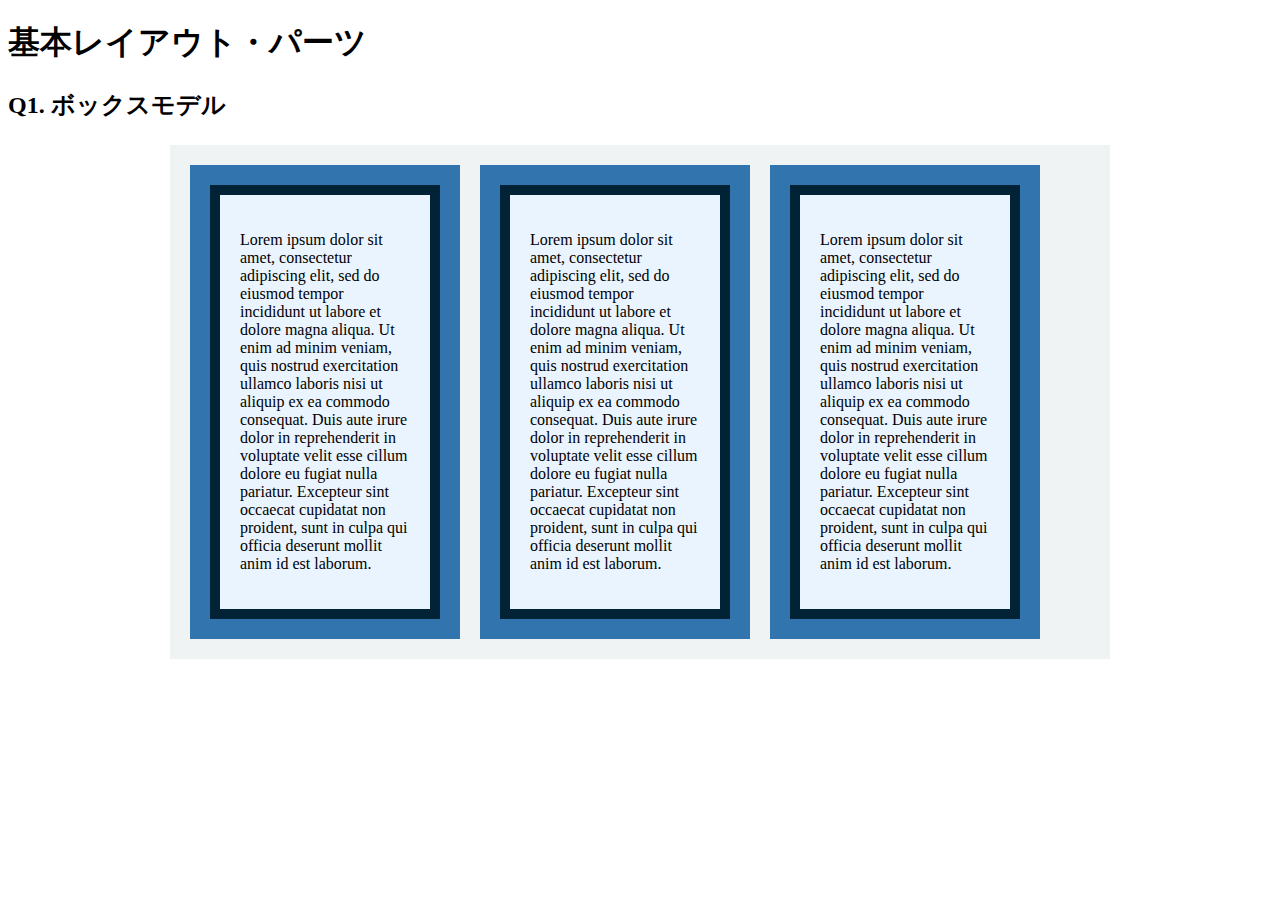
<file: layout_parts/q1/index.html>
<!DOCTYPE html>
<html>
  <head>
    <meta charset="utf-8">
    <meta http-equiv="X-UA-Compatible" content="IE=edge">
    <meta name="viewport" content="width=device-width, initial-scale=1.0, maximum-scale=1.0, user-scalable=no">
    <meta name="format-detection" content="telephone=no">
    <title>基本レイアウト・パーツ</title>
    <link rel="stylesheet" href="http://gizumo-inc.github.io/sample/front-lesson/layout_parts_new/assets/css/reset.css">
    <link rel="stylesheet" href="http://gizumo-inc.github.io/sample/front-lesson/layout_parts_new/assets/css/base.css">
    <link rel="stylesheet" href="css/style.css">
  </head>
  <body>
    <div class="wrapper">
      <h1 class="title">基本レイアウト・パーツ</h1>
      <h2 class="headline">
        <p class="headline__text">Q1. ボックスモデル</p>
      </h2>
      <div class="box">
        <!--
            このQ1のみ「answer」フォルダがあり、そこにQ1でのHTML/CSSの説明が書いてあります。
            その「index.html」をブラウザとテキストエディタで開き、参考にしてみてください。

             この問題はmarginとpaddingとborderをうまく使ってボックスを配置する問題です。
             レイアウトとしては、1つの大きなボックスの中に3つのボックスが横並びになっていて、
             さらにその3つのボックスの中にそれぞれ1つずつボックスが入っている形になっています。
             3つのボックスはfloatで横並びにしているので、clearfixでの解除も忘れないようにしてください。

             ■この問題で使う大事なプロパティ
             ・margin
             ・padding
             ・border
             ・float
        -->
        <!-- 回答はクラスq1の要素の中に書いてね -->
        <!-- すでについてるクラスにはstyleを指定しない。styleをつける場合は自分で新たにクラスをつけること -->
        <div class="q1 clearfix">
          <div class="q1__content">
            <div class="q1__content__box">
              <p>Lorem ipsum dolor sit amet, consectetur adipiscing elit, sed do eiusmod tempor incididunt ut labore et dolore magna aliqua. Ut enim ad minim veniam, quis nostrud exercitation ullamco laboris nisi ut aliquip ex ea commodo consequat. Duis aute irure dolor in reprehenderit in voluptate velit esse cillum dolore eu fugiat nulla pariatur. Excepteur sint occaecat cupidatat non proident, sunt in culpa qui officia deserunt mollit anim id est laborum.</p>
            </div>
          </div>

          <div class="q1__content">
            <div class="q1__content__box">
              <p>Lorem ipsum dolor sit amet, consectetur adipiscing elit, sed do eiusmod tempor incididunt ut labore et dolore magna aliqua. Ut enim ad minim veniam, quis nostrud exercitation ullamco laboris nisi ut aliquip ex ea commodo consequat. Duis aute irure dolor in reprehenderit in voluptate velit esse cillum dolore eu fugiat nulla pariatur. Excepteur sint occaecat cupidatat non proident, sunt in culpa qui officia deserunt mollit anim id est laborum.</p>
            </div>
          </div>

          <div class="q1__content">
            <div class="q1__content__box">
              <p>Lorem ipsum dolor sit amet, consectetur adipiscing elit, sed do eiusmod tempor incididunt ut labore et dolore magna aliqua. Ut enim ad minim veniam, quis nostrud exercitation ullamco laboris nisi ut aliquip ex ea commodo consequat. Duis aute irure dolor in reprehenderit in voluptate velit esse cillum dolore eu fugiat nulla pariatur. Excepteur sint occaecat cupidatat non proident, sunt in culpa qui officia deserunt mollit anim id est laborum.</p>
            </div>
          </div>
        </div>
        <!-- 回答はクラスq1の要素の中に書いてね -->
      </div>
    </div>
  </body>
</html>
</file>
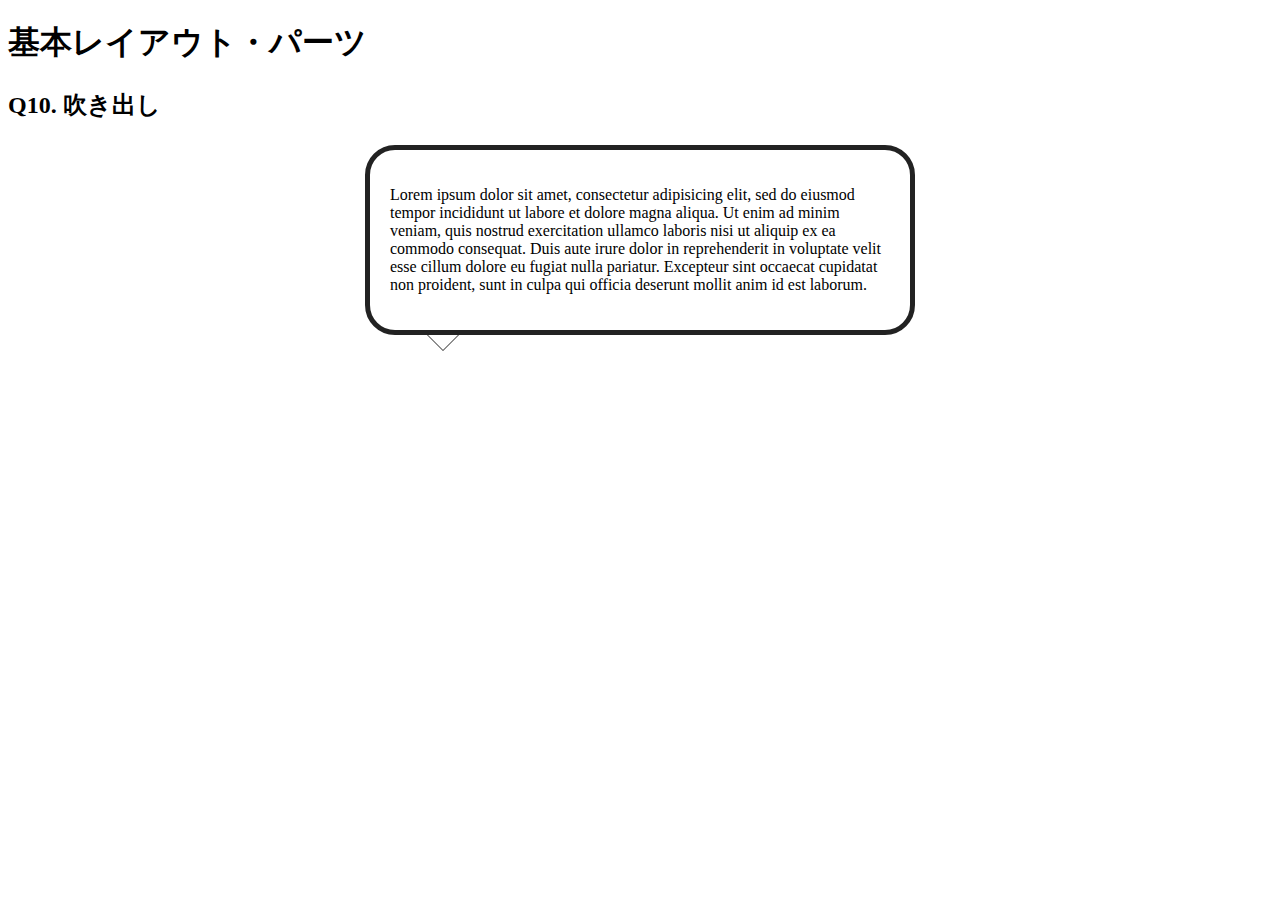
<file: layout_parts/q10/index.html>
<!DOCTYPE html>
<html>
  <head>
    <meta charset="utf-8">
    <meta http-equiv="X-UA-Compatible" content="IE=edge">
    <meta name="viewport" content="width=device-width, initial-scale=1.0, maximum-scale=1.0, user-scalable=no">
    <meta name="format-detection" content="telephone=no">
    <title>基本レイアウト・パーツ</title>
    <link rel="stylesheet" href="http://gizumo-inc.github.io/sample/front-lesson/layout_parts_new/assets/css/reset.css">
    <link rel="stylesheet" href="http://gizumo-inc.github.io/sample/front-lesson/layout_parts_new/assets/css/base.css">
    <link rel="stylesheet" href="css/style.css">
  </head>
  <body>
    <div class="wrapper">
      <h1 class="title">基本レイアウト・パーツ</h1>
      <h2 class="headline">
        <p class="headline__text">Q10. 吹き出し</p>
      </h2>
      <div class="box">
        <!--
             吹き出しというのもwebサイトにおいてよく使われるパーツです。
             これもCSSだけで実装することができますが、吹き出しの枠線の三角の部分がむずかしいかと思います。
             やり方は何通りかありますので、調べてみて自分なりの方法で再現してみてください。

             ■この問題で使う大事なプロパティ
             ・position

             ■この問題で使う大事な擬似要素
             ・:before
             ・:after
        -->
        <!-- 回答はクラスq10の要素の中に書いてね -->
        <!-- すでについてるクラスにはstyleを指定しない。styleをつける場合は自分で新たにクラスをつけること -->
        <div class="q10">
          <p>Lorem ipsum dolor sit amet, consectetur adipisicing elit, sed do eiusmod tempor incididunt ut labore et dolore magna aliqua. Ut enim ad minim veniam, quis nostrud exercitation ullamco laboris nisi ut aliquip ex ea commodo consequat. Duis aute irure dolor in reprehenderit in voluptate velit esse cillum dolore eu fugiat nulla pariatur. Excepteur sint occaecat cupidatat non proident, sunt in culpa qui officia deserunt mollit anim id est laborum.</p>
        </div>
        <!-- 回答はクラスq10の要素の中に書いてね -->
      </div>
    </div>
  </body>
</html>
</file>
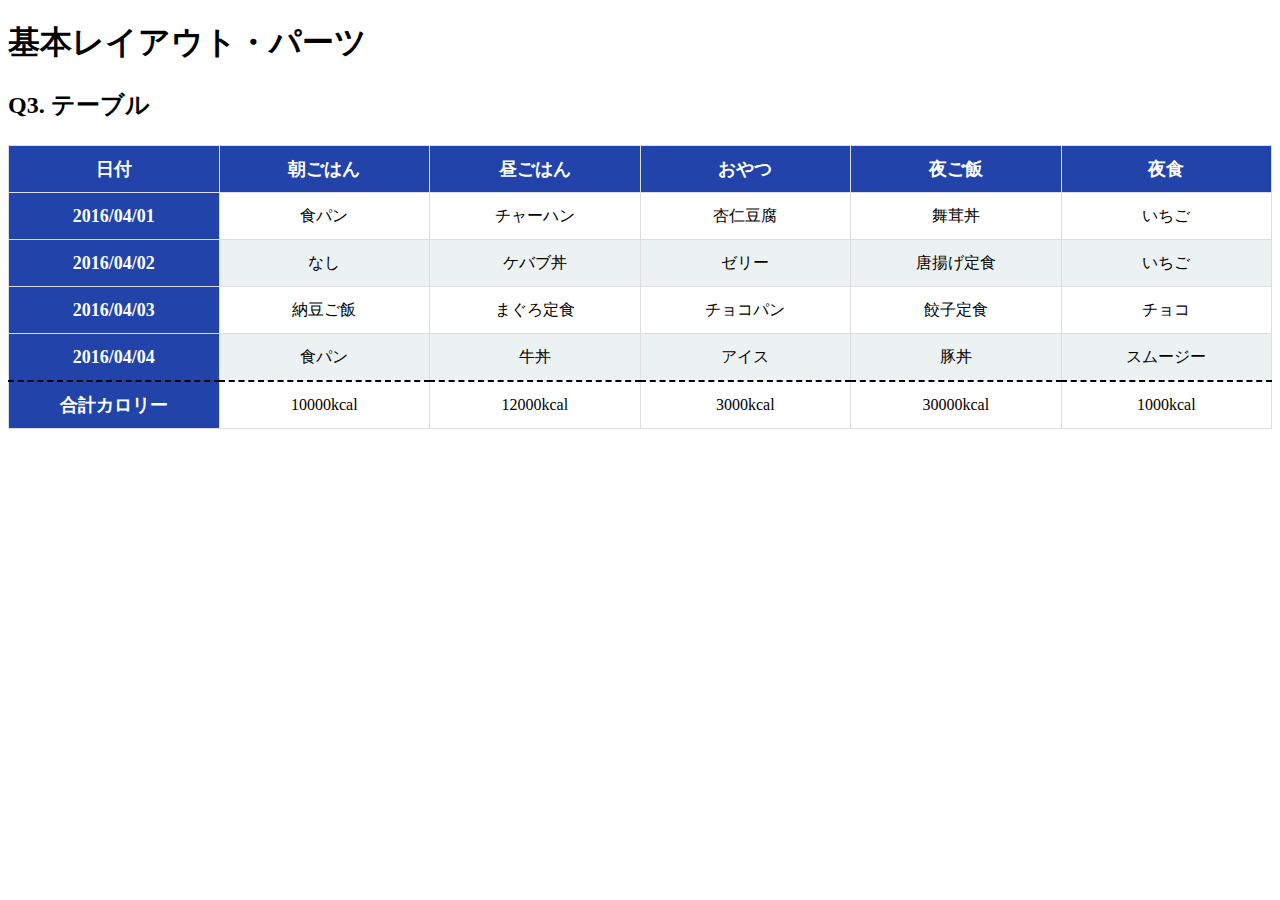
<file: layout_parts/q3/index.html>
<!DOCTYPE html>
<html>
  <head>
    <meta charset="utf-8">
    <meta http-equiv="X-UA-Compatible" content="IE=edge">
    <meta name="viewport" content="width=device-width, initial-scale=1.0, maximum-scale=1.0, user-scalable=no">
    <meta name="format-detection" content="telephone=no">
    <title>基本レイアウト・パーツ</title>
    <link rel="stylesheet" href="http://gizumo-inc.github.io/sample/front-lesson/layout_parts_new/assets/css/reset.css">
    <link rel="stylesheet" href="http://gizumo-inc.github.io/sample/front-lesson/layout_parts_new/assets/css/base.css">
    <link rel="stylesheet" href="css/style.css">
  </head>
  <body>
    <div class="wrapper">
      <h1 class="title">基本レイアウト・パーツ</h1>
      <h2 class="headline">
        <p class="headline__text">Q3. テーブル</p>
      </h2>
      <div class="box">
        <!--
             tableタグを使って表をつくってもらいます。
             tableタグ内では使っていいタグと使っていい順序というものが決まっています。
             それを検索しながら当てはめてください。

             背景色が青いセルのfont-sizeは18pxでline-heightが26pxです。
             それ以外のセルはfont-sizeが16pxでline-heightが22pxです。

             ■この問題で使う大事なプロパティ
             ・table-layout

             ■この問題で使う大事な擬似要素
             ・:nth-child
             ・:first-child
             ・:last-child

             ■必須ではないけど使えると便利な擬似要素
             ・:not
        -->
        <!-- 回答はクラスq3の要素の中に書いてね -->
        <!-- すでについてるクラスにはstyleを指定しない。styleをつける場合は自分で新たにクラスをつけること -->
        <div class="q3 q3__content__rightbox">
          <table class="q3__content">
            <tr>
              <th>日付</th>
              <th>朝ごはん</th>
              <th>昼ごはん</th>
              <th>おやつ</th>
              <th>夜ご飯</th>
              <th>夜食</th>
            </tr>    

            <tr>
              <th>2016/04/01</th>
              <td>食パン</td>
              <td>チャーハン</td>
              <td>杏仁豆腐</td>
              <td>舞茸丼</td>
              <td>いちご</td>
            </tr>

            <tr>
              <th>2016/04/02</th>
              <td>なし</td>
              <td>ケバブ丼</td>
              <td>ゼリー</td>
              <td>唐揚げ定食</td>
              <td>いちご</td>
            </tr>

            <tr>
              <th>2016/04/03</th>
              <td>納豆ご飯</td>
              <td>まぐろ定食</td>
              <td>チョコパン</td>
              <td>餃子定食</td>
              <td>チョコ</td>
            </tr>

            <tr>
              <th>2016/04/04</th>
              <td>食パン</td>
              <td>牛丼</td>
              <td>アイス</td>
              <td>豚丼</td>
              <td>スムージー</td>
            </tr>

            <tr>
              <th>合計カロリー</th>
              <td>10000kcal</td>
              <td>12000kcal</td>
              <td>3000kcal</td>
              <td>30000kcal</td>
              <td>1000kcal</td>
            </tr>
          </table>
        </div>
        <!-- 回答はクラスq3の要素の中に書いてね -->
      </div>
    </div>
  </body>
</html>
</file>
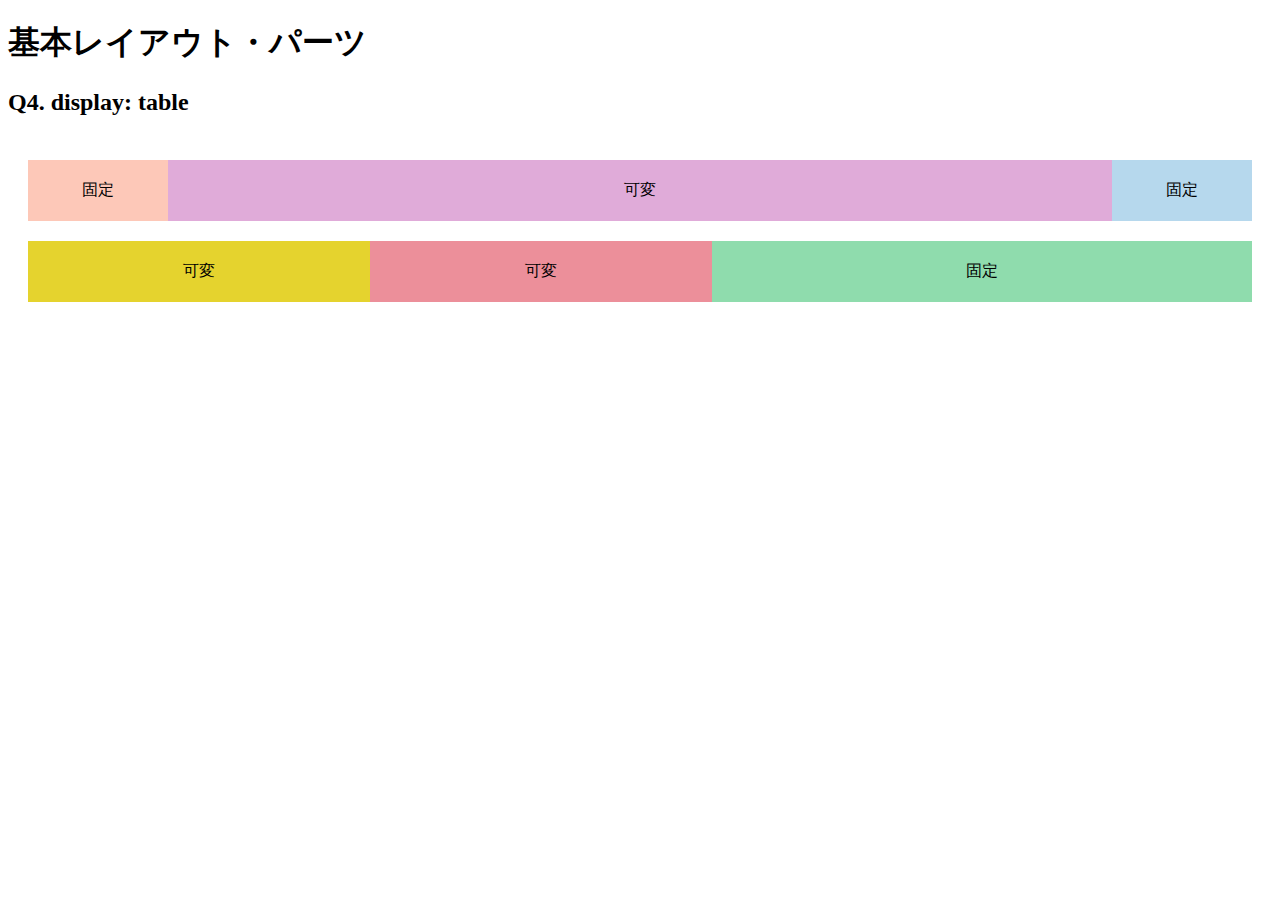
<file: layout_parts/q4/index.html>
<!DOCTYPE html>
<html>
  <head>
    <meta charset="utf-8">
    <meta http-equiv="X-UA-Compatible" content="IE=edge">
    <meta name="viewport" content="width=device-width, initial-scale=1.0, maximum-scale=1.0, user-scalable=no">
    <meta name="format-detection" content="telephone=no">
    <title>基本レイアウト・パーツ</title>
    <link rel="stylesheet" href="http://gizumo-inc.github.io/sample/front-lesson/layout_parts_new/assets/css/reset.css">
    <link rel="stylesheet" href="http://gizumo-inc.github.io/sample/front-lesson/layout_parts_new/assets/css/base.css">
    <link rel="stylesheet" href="css/style.css">
  </head>
  <body>
    <div class="wrapper">
      <h1 class="title">基本レイアウト・パーツ</h1>
      <h2 class="headline">
        <p class="headline__text">Q4. display: table</p>
      </h2>
      <div class="box">
        <!--
             Webサイトを作る際、「メインコンテンツはウィンドウの横幅に応じて伸縮するけれどサイドバーは常に固定値」といったようなレイアウトをすることが多々あります。
             そのようなときに、ウィンドウサイズに対して固定のものと可変のものを横に並べるやり方がわからないとレイアウトができません。
             display: tableを使うことで実現することができるのでやってみましょう。
             固定と書いてあるdivはウィンドウサイズが変わっても横幅が変化せず、可変と書いてあるdivはウィンドウサイズの変化に合わせて横幅が変化するようにスタイルをあてます。

             今回もHTMLは記述してあるので、新たにclassを付与してスタイルをあててください。
             .q4のdivにスタイルを当てる場合は、.q4に当てるのではなく新たにclassを付与してスタイルをあててください。

             ■この問題で使う大事なプロパティ
             ・display: table
             ・display: table-cell
        -->
        <!-- 回答はクラスq4の要素の中に書いてね -->
        <!-- すでについてるクラスにはstyleを指定しない。styleをつける場合は自分で新たにクラスをつけること -->
        <!-- 新たにタグは追加しなくてもできます。 -->
        <div class="q4">
          <div class="q4__contents">
            <div class="q4__cell orange">固定</div>
            <div class="q4__cell pink">可変</div>
            <div class="q4__cell blue">固定</div>
          </div>
          <div class="q4__contents">
            <div class="q4__cell yellow">可変</div>
            <div class="q4__cell red">可変</div>
            <div class="q4__cell green">固定</div>
          </div>
        </div>
        <!-- 回答はクラスq4の要素の中に書いてね -->
      </div>
    </div>
  </body>
</html>
</file>
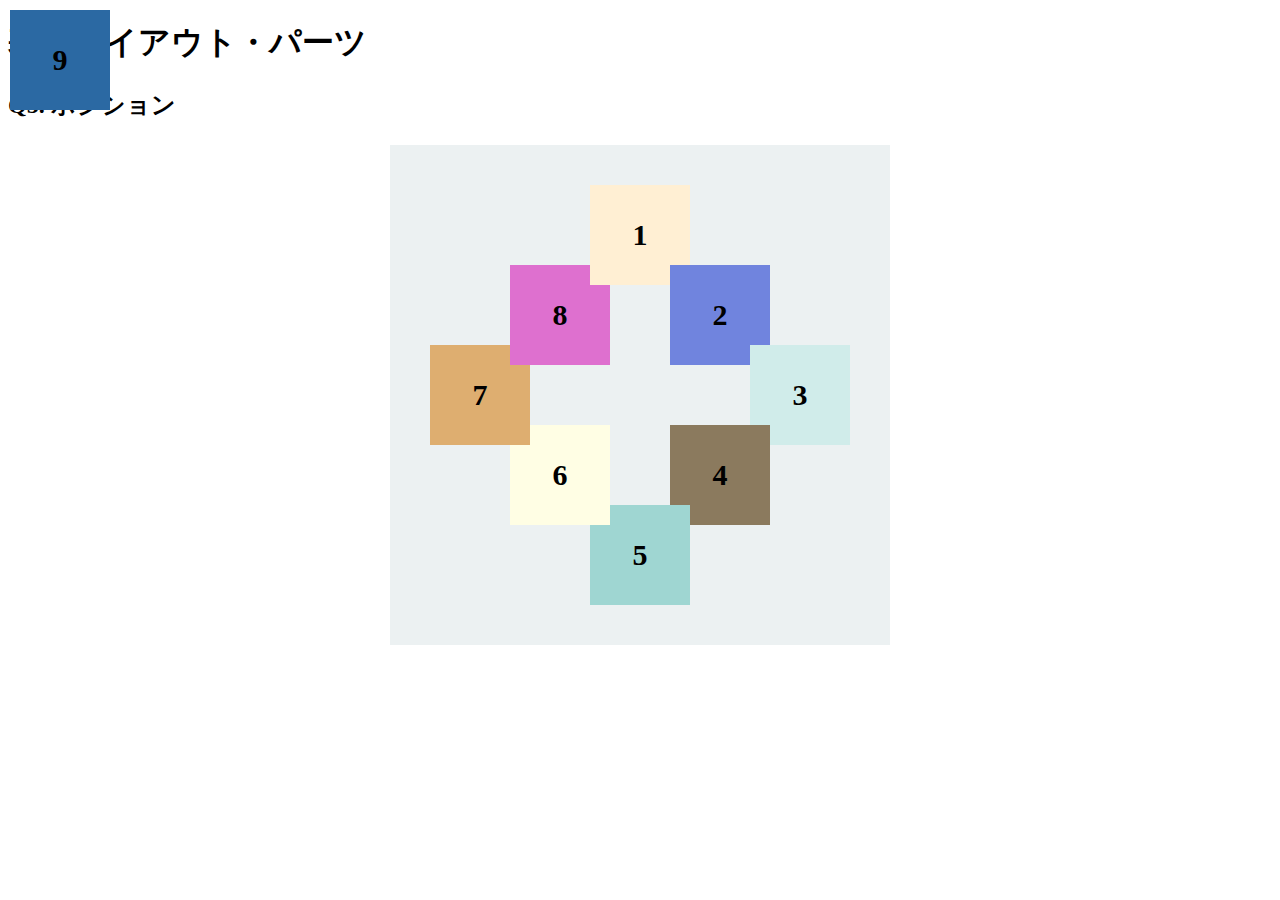
<file: layout_parts/q5/index.html>
<!DOCTYPE html>
<html>
  <head>
    <meta charset="utf-8">
    <meta http-equiv="X-UA-Compatible" content="IE=edge">
    <meta name="viewport" content="width=device-width, initial-scale=1.0, maximum-scale=1.0, user-scalable=no">
    <meta name="format-detection" content="telephone=no">
    <title>基本レイアウト・パーツ</title>
    <link rel="stylesheet" href="http://gizumo-inc.github.io/sample/front-lesson/layout_parts_new/assets/css/reset.css">
    <link rel="stylesheet" href="http://gizumo-inc.github.io/sample/front-lesson/layout_parts_new/assets/css/base.css">
    <link rel="stylesheet" href="css/style.css">
  </head>
  <body>
    <div class="wrapper">
      <h1 class="title">基本レイアウト・パーツ</h1>
      <h2 class="headline">
        <p class="headline__text">Q5. ポジション</p>
      </h2>
      <div class="box">
        <!--
             9個のボックスをきれいに配置しましょう。ボックスの重なり方(どれが上にあるのか)も意識してください。
             9番のボックスは常に(画面サイズに関わらず、スクロールに付随して)画面の左上に存在するように配置してください。

             ちなみにこの問題では、すでにHTMLは用意されています。
             ただ順序がばらばらになっているので、HTMLは変えずにCSSだけで正しい順序で配置してみてください。(classの付与は可)

             普通にやると1番のボックスが8番のボックスの下になってしまいます。
             下記にある「この問題で使う大事な擬似要素」のbefore or afterを使って、
             1番のボックスと同じ色、重なり部分と同じ大きさの要素を作ってpositionで配置しましょう。

             ■この問題で使う大事なプロパティ
             ・position
             ・z-index
             ■この問題で使う大事な擬似要素
             ・:before or :after
        -->
        <!-- 回答はクラスq5の要素の中に書いてね -->
        <!-- すでについてるクラスにはstyleを指定しない。styleをつける場合は自分で新たにクラスをつけること -->
        <!-- 新たにタグは追加しなくてもできます。 -->
        <div class="q5 q5__content">
          <div class="box8 colorBox">8</div>
          <div class="box5 colorBox">5</div>
          <div class="box1 colorBox">1</div>
          <div class="box7 colorBox">7</div>
          <div class="box4 colorBox">4</div>
          <div class="box6 colorBox">6</div>
          <div class="box2 colorBox">2</div>
          <div class="box3 colorBox">3</div>
          <div class="box9 colorBox">9</div>
        </div>
        <!-- 回答はクラスq5の要素の中に書いてね -->
      </div>
    </div>
  </body>
</html>
</file>
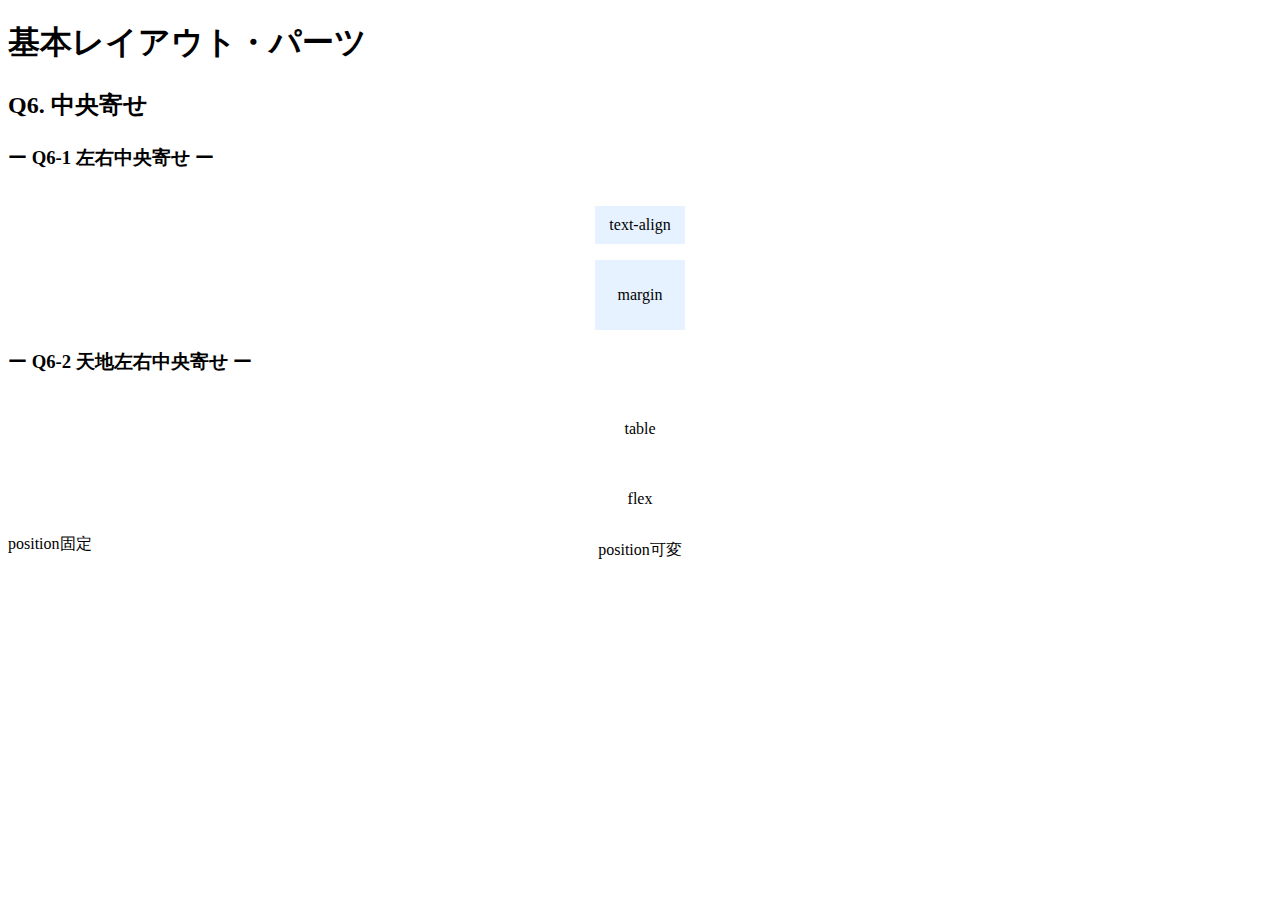
<file: layout_parts/q6/index.html>
<!DOCTYPE html>
<html>
  <head>
    <meta charset="utf-8">
    <meta http-equiv="X-UA-Compatible" content="IE=edge">
    <meta name="viewport" content="width=device-width, initial-scale=1.0, maximum-scale=1.0, user-scalable=no">
    <meta name="format-detection" content="telephone=no">
    <title>基本レイアウト・パーツ</title>
    <link rel="stylesheet" href="http://gizumo-inc.github.io/sample/front-lesson/layout_parts_new/assets/css/reset.css">
    <link rel="stylesheet" href="http://gizumo-inc.github.io/sample/front-lesson/layout_parts_new/assets/css/base.css">
    <link rel="stylesheet" href="css/style.css">
  </head>
  <body>
    <div class="wrapper">
      <h1 class="title">基本レイアウト・パーツ</h1>
      <h2 class="headline">
        <p class="headline__text">Q6. 中央寄せ</p>
      </h2>
      <div class="box">
        <!--
             左右の中央寄せや、天地(上下)の中央寄せというのはサイトを作っているとよく遭遇するレイアウトです。
             色々なやり方があるのですが、状況に応じて最適なものは違うので適切な配置の仕方ができるようになりましょう。
             この問題ではHTMLはすでに用意しているので、classを自分で付与してスタイルをあててください。
        -->
        <div class="box__inner">
          <h3 class="box__headline">
            <p class="box__headline__text">ー Q6-1 左右中央寄せ ー</p>
          </h3>
          <!--
               ブロック要素内のテキスト(or インライン要素)の左右中央寄せに関してはtext-align:centerを設定することで簡単にできます。
               ただ、ブロック要素そのものの左右中央寄せは少し工夫をしないとできません。
               大きく分けて2通りのやり方があるのですが、それが以下の問題の2つです。
               中央寄せするブロックの横幅が可変の場合はtext-alignでの方法が、固定の場合はmarginでの方法が向いています。
          -->
          <div class="q6 q6--horizontal">
            <!--
                 ■この問題で使う大事なプロパティ
                 ・display
                 ・text-align
            -->
            <!-- Q6-1の回答はここに書いてね -->
            <!-- 新たにタグは追加しなくてもできます。 -->
            <div class="q6__box">
              <div class="align">
                <p>text-align</p>
              </div>
            </div>
            <!-- Q6-1の回答はここに書いてね -->

            <!--
                 ■この問題で使う大事なプロパティ
                 ・margin
            -->
            <!-- Q6-1の回答はここに書いてね -->
            <!-- 新たにタグは追加しなくてもできます。 -->
            <div class="q6__box">
              <div class="margin">
                <p>margin</p>
              </div>
            </div>
            <!-- Q6-1の回答はここに書いてね -->
          </div>
        </div>

        <div class="box__inner">
          <h3 class="box__headline">
            <p class="box__headline__text">ー Q6-2 天地左右中央寄せ ー</p>
          </h3>
          <!--
               ブロック要素の天地中央寄せは左右よりも難易度が高くなります。
               そして天地の中央寄せができる状態だと左右もできる状態に自然になっているため、今回は天地左右の中央寄せになります。
               やり方は大きくわけて3つあります。
               1番目の方法は少し前までよく使われていたやり方で全てのブラウザで表示ができますが、HTMLの記述が冗長になってしまいます。
               2番目の方法は最新の記述で、とても簡単に書くことができますが、少し古いブラウザだと対応していません。
               3番目の方法もよく使われますが、これも少し古いブラウザだと対応していません。

               この問題もHTMLが用意されているのでclassを付与してスタイルをあててください。すでにふられているclassにスタイルをあてることはせず、新規でclassを作ってください。
          -->
          <!--
               ■この問題で使う大事なプロパティ
               ・display: table
               ・display: table-cell
               ・display: inline-block
               ・vertical-align
          -->
          <!-- Q6-2の回答はここに書いてね -->
          <!-- すでについてるクラスにはstyleを指定しない。styleをつける場合は自分で新たにクラスをつけること -->
          <!-- 新たにタグは追加しなくてもできます。 -->
          <div class="q6 q6--around">
            <div class="q6--around__table">
              <div class="q6--around__element">
                <p>table</p>
              </div>
            </div>
          </div>
          <!-- Q6-2の回答はここに書いてね -->
          <!--
               ■この問題で使う大事なプロパティ
               ・display: flex
               ・align-items
               ・justify-content
          -->
          <!-- Q6-2の回答はここに書いてね -->
          <!-- すでについてるクラスにはstyleを指定しない。styleをつける場合は自分で新たにクラスをつけること -->
          <!-- 新たにタグは追加しなくてもできます。 -->
          <div class="q6 q6--around is-flex">
            <p>flex</p>
          </div>
          <!-- Q6-2の回答はここに書いてね -->
          <div class="q6 q6--position">
            <!--
                 中央寄せする要素のサイズが固定のとき

                 ■この問題で使う大事なプロパティ
                 ・position
                 ・margin
            -->
            <!-- Q6-2の回答はここに書いてね -->
            <!-- すでについてるクラスにはstyleを指定しない。styleをつける場合は自分で新たにクラスをつけること -->
            <!-- 新たにタグは追加しなくてもできます。 -->
            <div class="q6__box is-stable">
              <p class="q6__box__inner stable">position固定</p>
            </div>
            <!-- Q6-2の回答はここに書いてね -->
            <!--
                 中央寄せする要素のサイズが可変のとき

                 ■この問題で使う大事なプロパティ
                 ・position
                 ・transform
            -->
            <!-- Q6-2の回答はここに書いてね -->
            <!-- すでについてるクラスにはstyleを指定しない。styleをつける場合は自分で新たにクラスをつけること -->
            <!-- 新たにタグは追加しなくてもできます。 -->
            <div class="q6__box is-flexible">
              <p class="q6__box__inner flexible">position可変</p>
            </div>
            <!-- Q6-2の回答はここに書いてね -->
          </div>
        </div>
      </div>
    </div>
  </body>
</html>
</file>
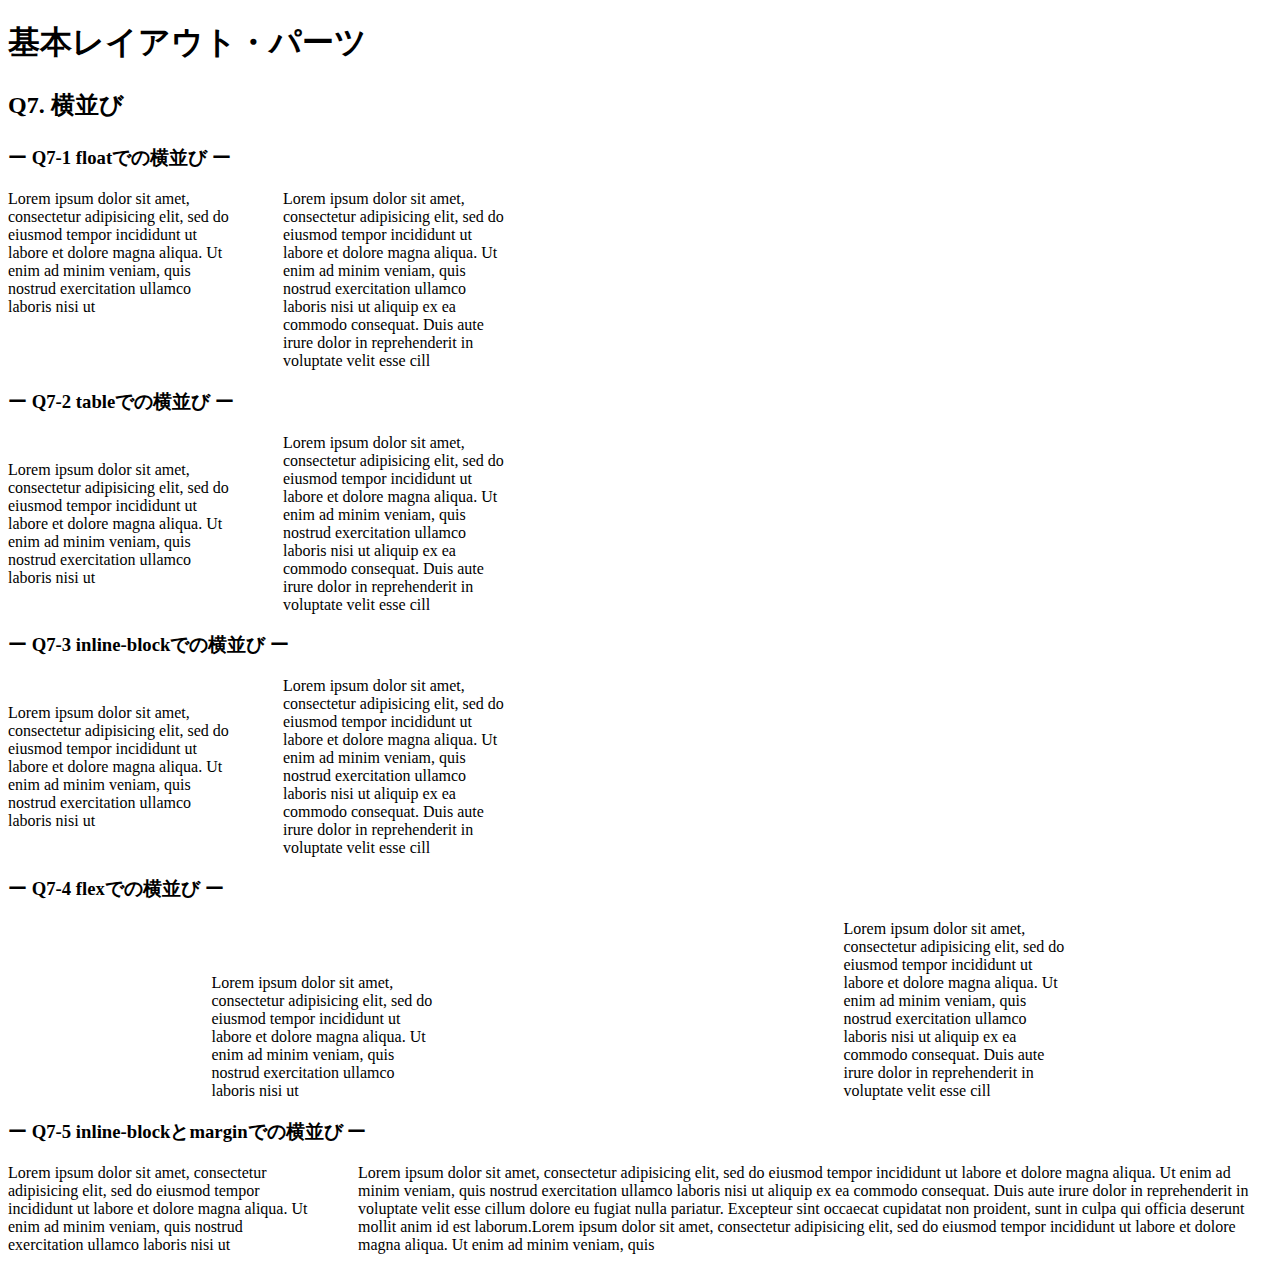
<file: layout_parts/q7/index.html>
<!DOCTYPE html>
<html>
  <head>
    <meta charset="utf-8">
    <meta http-equiv="X-UA-Compatible" content="IE=edge">
    <meta name="viewport" content="width=device-width, initial-scale=1.0, maximum-scale=1.0, user-scalable=no">
    <meta name="format-detection" content="telephone=no">
    <title>基本レイアウト・パーツ</title>
    <link rel="stylesheet" href="http://gizumo-inc.github.io/sample/front-lesson/layout_parts_new/assets/css/reset.css">
    <link rel="stylesheet" href="http://gizumo-inc.github.io/sample/front-lesson/layout_parts_new/assets/css/base.css">
    <link rel="stylesheet" href="css/style.css">
  </head>
  <body>
    <div class="wrapper">
      <h1 class="title">基本レイアウト・パーツ</h1>
      <h2 class="headline">
        <p class="headline__text">Q7. 横並び</p>
      </h2>
      <div class="box">
        <!--
             要素を横並びにするというのは、高頻出のレイアウトです。
             色々なやり方があるのですが、状況に応じて最適なものは違うので適切な配置の仕方ができるようになりましょう。
             この問題ではHTMLはすでに用意しているので、classを自分で付与してスタイルをあててください。
        -->
        <div class="box__inner">
          <h3 class="box__headline">
            <p class="box__headline__text">ー Q7-1 floatでの横並び ー</p>
          </h3>
          <!--
               ■この問題で使う大事なプロパティ
               ・float
          -->
          <!-- Q7の回答はここに書いてね -->
          <!-- すでについてるクラスにはstyleを指定しない。styleをつける場合は自分で新たにクラスをつけること -->
          <!-- 新たにタグは追加しなくてもできます。 -->
          <div class="q7 q7--float">
            <div class="q7__inner float_clearfix">
              <div class="q7__box float__box">
                Lorem ipsum dolor sit amet, consectetur adipisicing elit, sed do eiusmod tempor incididunt ut labore et dolore magna aliqua. Ut enim ad minim veniam, quis nostrud exercitation ullamco laboris nisi ut
              </div>
              <div class="q7__box float__box">
                Lorem ipsum dolor sit amet, consectetur adipisicing elit, sed do eiusmod tempor incididunt ut labore et dolore magna aliqua. Ut enim ad minim veniam, quis nostrud exercitation ullamco laboris nisi ut aliquip ex ea commodo consequat. Duis aute irure dolor in reprehenderit in voluptate velit esse cill
              </div>
            </div>
          </div>
          <!-- Q7の回答はここに書いてね -->
        </div>

        <div class="box__inner">
          <h3 class="box__headline">
            <p class="box__headline__text">ー Q7-2 tableでの横並び ー</p>
          </h3>
          <!--
               少しクセのある横並び方法です。

               ■この問題で使う大事なプロパティ
               ・display: table
               ・display: table-cell
          -->
          <!-- Q7の回答はここに書いてね -->
          <!-- すでについてるクラスにはstyleを指定しない。styleをつける場合は自分で新たにクラスをつけること -->
          <!-- 新たにタグは追加しなくてもできます。 -->
          <div class="q7 q7--table">
            <div class="q7__inner">
              <div class="q7__table__box">
                <div class="q7__box__text">
                  Lorem ipsum dolor sit amet, consectetur adipisicing elit, sed do eiusmod tempor incididunt ut labore et dolore magna aliqua. Ut enim ad minim veniam, quis nostrud exercitation ullamco laboris nisi ut
                </div>
              </div>
              <div class="q7__table__box">
                <div class="q7__box__text">
                  Lorem ipsum dolor sit amet, consectetur adipisicing elit, sed do eiusmod tempor incididunt ut labore et dolore magna aliqua. Ut enim ad minim veniam, quis nostrud exercitation ullamco laboris nisi ut aliquip ex ea commodo consequat. Duis aute irure dolor in reprehenderit in voluptate velit esse cill
                </div>
              </div>
            </div>
          </div>
          <!-- Q7の回答はここに書いてね -->
        </div>

        <div class="box__inner">
          <h3 class="box__headline">
            <p class="box__headline__text">ー Q7-3 inline-blockでの横並び ー</p>
          </h3>
          <!--
               ■この問題で使う大事なプロパティ
               ・display: inline-block
          -->
          <!-- Q7の回答はここに書いてね -->
          <!-- すでについてるクラスにはstyleを指定しない。styleをつける場合は自分で新たにクラスをつけること -->
          <!-- 新たにタグは追加しなくてもできます。 -->
          <div class="q7 q7--inlineblock">
            <div class="q7__inner inline-block_inner">
              <div class="q7__box inline-block_box">
                Lorem ipsum dolor sit amet, consectetur adipisicing elit, sed do eiusmod tempor incididunt ut labore et dolore magna aliqua. Ut enim ad minim veniam, quis nostrud exercitation ullamco laboris nisi ut
              </div>
              <div class="q7__box inline-block_box">
                Lorem ipsum dolor sit amet, consectetur adipisicing elit, sed do eiusmod tempor incididunt ut labore et dolore magna aliqua. Ut enim ad minim veniam, quis nostrud exercitation ullamco laboris nisi ut aliquip ex ea commodo consequat. Duis aute irure dolor in reprehenderit in voluptate velit esse cill
              </div>
            </div>
          </div>
          <!-- Q7の回答はここに書いてね -->
        </div>

        <div class="box__inner">
          <h3 class="box__headline">
            <p class="box__headline__text">ー Q7-4 flexでの横並び ー</p>
          </h3>
          <!--
               簡単に横並びが可能、かつ様々なアレンジが可能ですが、
               少し古いブラウザには対応してないので、他のものもしっかりと覚えるようにしましょう。

               ■この問題で使う大事なプロパティ
               ・flex
          -->
          <!-- Q7の回答はここに書いてね -->
          <!-- すでについてるクラスにはstyleを指定しない。styleをつける場合は自分で新たにクラスをつけること -->
          <!-- 新たにタグは追加しなくてもできます。 -->
          <div class="q7 q7--flex">
            <div class="q7__inner flex_inner">
              <div class="q7__box flex__box">
                Lorem ipsum dolor sit amet, consectetur adipisicing elit, sed do eiusmod tempor incididunt ut labore et dolore magna aliqua. Ut enim ad minim veniam, quis nostrud exercitation ullamco laboris nisi ut
              </div>
              <div class="q7__box flex__box">
                Lorem ipsum dolor sit amet, consectetur adipisicing elit, sed do eiusmod tempor incididunt ut labore et dolore magna aliqua. Ut enim ad minim veniam, quis nostrud exercitation ullamco laboris nisi ut aliquip ex ea commodo consequat. Duis aute irure dolor in reprehenderit in voluptate velit esse cill
              </div>
            </div>
          </div>
          <!-- Q7の回答はここに書いてね -->
        </div>

        <div class="box__inner">
          <h3 class="box__headline">
            <p class="box__headline__text">ー Q7-5 inline-blockとmarginでの横並び ー</p>
          </h3>
          <!--
               上記でやったdisplay: inline-block;での横並び方法の派生です。
               この方法を使うと固定幅 + 可変幅のレイアウトで横並びが可能です。
               ネガティブマージン（例：margin-left: -200px;）を使用します。

               ただ方法はいくつかあるので、固定幅 + 可変幅になっていれば問題ないです。

               ■この問題で使う大事なプロパティ
               ・display: inline-block
               ・margin, padding
          -->
          <!-- Q7の回答はここに書いてね -->
          <!-- すでについてるクラスにはstyleを指定しない。styleをつける場合は自分で新たにクラスをつけること -->
          <!-- 新たにタグは追加しなくてもできます。 -->
          <div class="q7 q7--margin">
            <div class="q7__inner is-full clearfix">
              <div class="q7__box is-stable">
                <div class="q7__box__text">
                  Lorem ipsum dolor sit amet, consectetur adipisicing elit, sed do eiusmod tempor incididunt ut labore et dolore magna aliqua. Ut enim ad minim veniam, quis nostrud exercitation ullamco laboris nisi ut
                </div>
              </div>
              <div class="q7__box is-flexible">
                <div class="q7__box__text">
                  Lorem ipsum dolor sit amet, consectetur adipisicing elit, sed do eiusmod tempor incididunt ut labore et dolore magna aliqua. Ut enim ad minim veniam, quis nostrud exercitation ullamco laboris nisi ut aliquip ex ea commodo consequat. Duis aute irure dolor in reprehenderit in voluptate velit esse cillum dolore eu fugiat nulla pariatur. Excepteur sint occaecat cupidatat non proident, sunt in culpa qui officia deserunt mollit anim id est laborum.Lorem ipsum dolor sit amet, consectetur adipisicing elit, sed do eiusmod tempor incididunt ut labore et dolore magna aliqua. Ut enim ad minim veniam, quis
                </div>
              </div>
            </div>
          </div>
          <!-- Q7の回答はここに書いてね -->
        </div>
      </div>
    </div>
  </body>
</html>
</file>
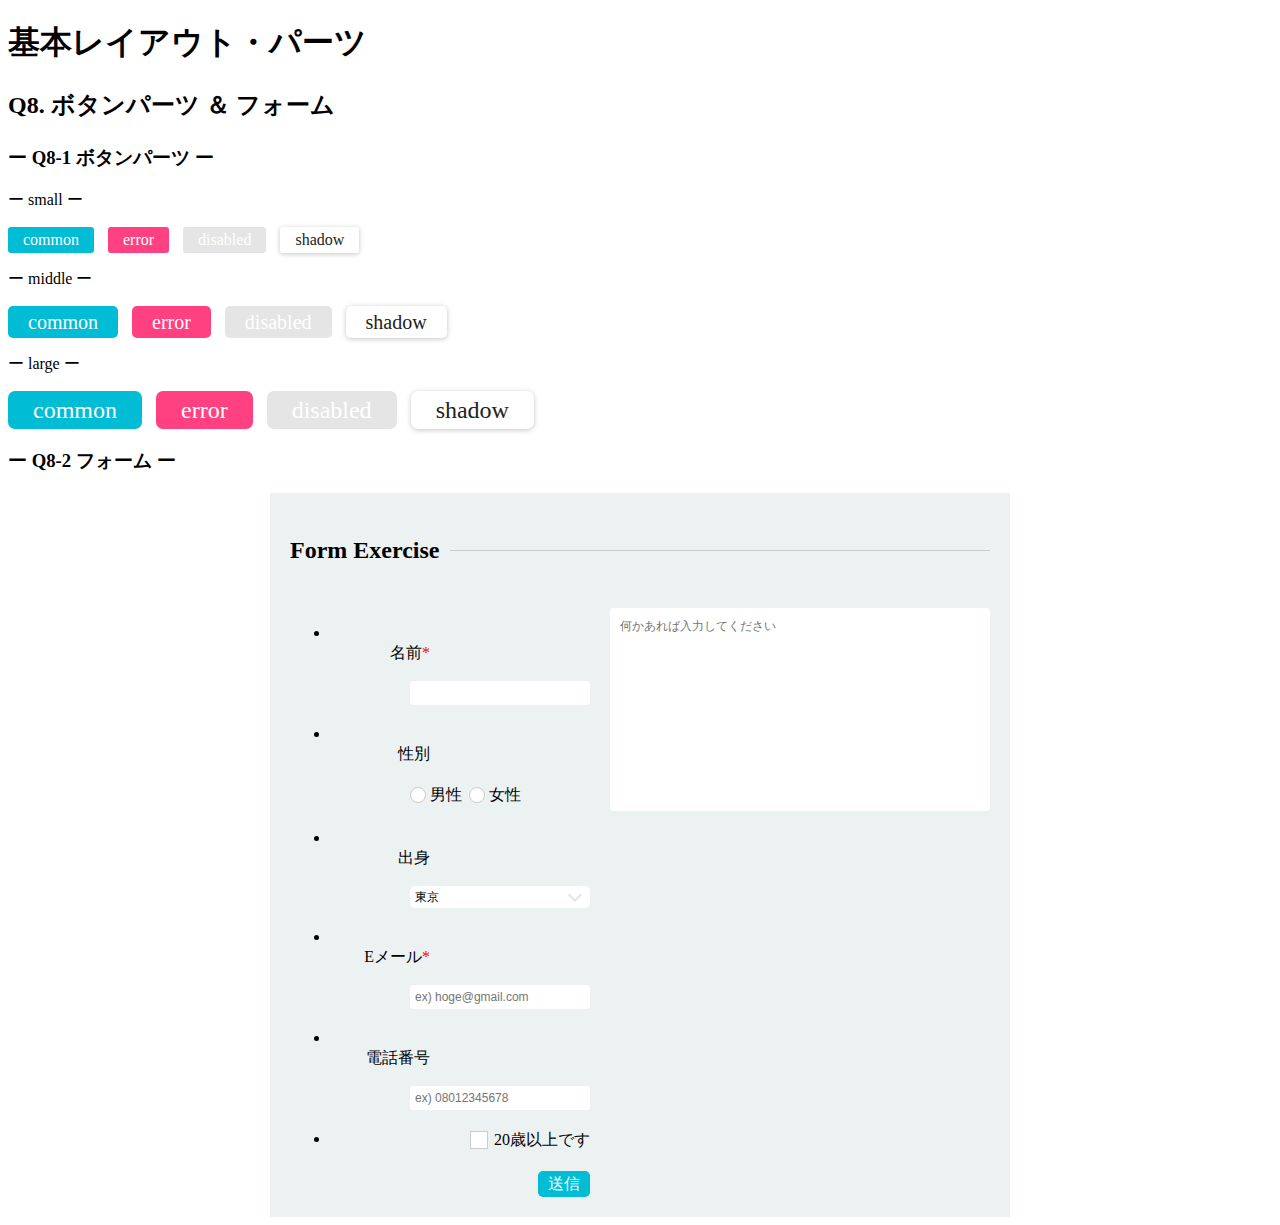
<file: layout_parts/q8/index.html>
<!DOCTYPE html>
<html>
  <head>
    <meta charset="utf-8">
    <meta http-equiv="X-UA-Compatible" content="IE=edge">
    <meta name="viewport" content="width=device-width, initial-scale=1.0, maximum-scale=1.0, user-scalable=no">
    <meta name="format-detection" content="telephone=no">
    <title>基本レイアウト・パーツ</title>
    <link rel="stylesheet" href="http://gizumo-inc.github.io/sample/front-lesson/layout_parts_new/assets/css/reset.css">
    <link rel="stylesheet" href="http://gizumo-inc.github.io/sample/front-lesson/layout_parts_new/assets/css/base.css">
    <link rel="stylesheet" href="css/style.css">
  </head>
  <body>
    <div class="wrapper">
      <h1 class="title">基本レイアウト・パーツ</h1>
      <h2 class="headline">
        <p class="headline__text">Q8. ボタンパーツ ＆ フォーム</p>
      </h2>
      <div class="box">
        <div class="box__inner">
          <h3 class="box__headline">
            <p class="box__headline__text">ー Q8-1 ボタンパーツ ー</p>
          </h3>
          <!--
               この問題は特に難しいプロパティは使いませんので、普通にやれば簡単にボタンを作ることができます。
               ただ、意識していただきたいのは、classを適切にふることで共通化できるスタイルは共通化してしまうということです。
               この問題もHTMLはすでに記述してありますので、ボタンのdivにclassを付与してスタイルを当ててください。
               .q8--btnにfont-sizeを0として指定してあるので必ずボタン部分でfont-sizeを指定してください。
          -->
          <!-- 回答はここに書いてね -->
          <!-- すでについてるクラスにはstyleを指定しない。styleをつける場合は自分で新たにクラスをつけること -->
          <!-- 新たにタグは追加しなくてもできます。 -->
          <div class="q8 q8--btn">
            <p class="q8__title">ー small ー</p>
            <div class="q8__btn small common_btn">common</div>
            <div class="q8__btn small error_btn">error</div>
            <div class="q8__btn small disabled_btn">disabled</div>
            <div class="q8__btn small shadow_btn">shadow</div>
          </div>

          <div class="q8 q8--btn">
            <p class="q8__title">ー middle ー</p>
            <div class="q8__btn middle common_btn">common</div>
            <div class="q8__btn middle error_btn">error</div>
            <div class="q8__btn middle disabled_btn">disabled</div>
            <div class="q8__btn middle shadow_btn">shadow</div>
          </div>

          <div class="q8 q8--btn">
            <p class="q8__title">ー large ー</p>
            <div class="q8__btn large common_btn">common</div>
            <div class="q8__btn large error_btn">error</div>
            <div class="q8__btn large disabled_btn">disabled</div>
            <div class="q8__btn large shadow_btn">shadow</div>
          </div>
          <!-- 回答はここに書いてね -->
        </div>

        <div class="box__inner">
          <h3 class="box__headline">
            <p class="box__headline__text">ー Q8-2 フォーム ー</p>
          </h3>
          <!--
               Webサイトを作る際、コンタクトフォームを実装する機会がとても多くあります。
               ここで使われるタグは一般的にはデザインするのが難しいと言われていますが、それをやらないといけない状況は結構多いです。（簡単リセットされない、:focusや:activeを使う）
               まずは元々タグにあてられているスタイルを解除して、フラットな状態にしてからスタイルを当てていくことが大事です。

               特にradioとcheckboxのチェックのスタイルが難しいと思います。
               やり方として、既存のチェックは使わずに擬似要素でチェックのフィールドを再現します。:checkedを使えばチェックされているかどうかでスタイルを変えることができるので、これをうまく使いましょう。cssでは+（隣接セレクタ）というものも使わなくてはなりませんので、調べてみましょう。
               また、一番下のボタンはbuttonタグを使って実装しましょう。（<input type="submit">を使って実装することも可能です）

               この課題では、実際にユーザーが入力した値を送れる状態まで作っていただきます。answerの方で確認していただきたいのですが、全ての入力フォームを適当に記述してsubmitボタンを押してみてください。URL欄の最後に「?name=...」という感じの文字列が追加されているのがわかると思います。（その?以降のものをパラメーターと呼びます。複数ある場合は?◯◯=□□&△△=××のように&繋ぎになります。◯◯や△△の部分はinputタグやselectタグのname属性が入ります。）
               これが、入力した値を送信できている状態です。本来ではこの値をサーバーサイドで受け取ってフォームの処理をするのですが、今回はHTMLを使って送信するまでをやってもらいます。
               answerで入力した値を自分で作ったフォームに全く同じように入力した場合、URLが全く同じように変わる状態にしてください。（formのaction属性やmethod属性が関係してきます）
               また赤の*(アスタリスク)の部分は必須項目です。必須項目を空にしたまま送信しようとするとアラートが表示される処理も再現しましょう。

               また、この問題はレイアウトが複雑なため、サイズや色の確認のためにデベロッパーツールを見ても構いません。
               ただ全ての答えを見るといったことはしないようにしましょう。

               ■この問題で使う大事なhtml要素
               ・label
               ・form
               ・input(type="text")
               ・input(type="radio")
               ・input(type="checkbox")
               ・textarea
               ・select
               ・button (inputも可能)
               ■この問題で使う大事なプロパティ
               ・appearance(-webkit-appearance)
               ・outline
               ■この問題で使う大事な擬似要素
               ・:checked
               ・:focus
               ・:active
               ・:before
               ・:after
          -->
          <!-- 回答はここに書いてね -->
          <!-- すでについてるクラスにはstyleを指定しない。styleを付ける場合は自分で新たにクラスをつけること -->
          <div class="q8">
            <form class="q8__form">
              <div class="q8__form__tiile">
                <p class="q8__form__title__text">Form Exercise</p>
              </div>
              <div class="clearfix">
                <div class="q8__main">
                  <ul class="q8__main__items">
                    <li class="clearfix">
                      <p class="q8__main__items__title">名前<span class="is-required">*</span></p>
                      <div class="q8__main__items__content">
                        <input class="q8__input q8__input__init" type="text" name="name" required>
                      </div>
                    </li>
                    <li class="clearfix">
                      <p class="q8__main__items__title">性別</p>
                      <div class="q8__main__items__content">
                        <label class="q8__radio">
                          <input class="q8__radio__btn" type="radio" name="gender" value="male">
                          <span class="q8__radio__text">男性</span>
                        </label>
                        <label class="q8__radio">
                          <input class="q8__radio__btn" type="radio" name="gender" value="female">
                          <span class="q8__radio__text">女性</span>
                        </label>
                      </div>
                    </li>
                    <li class="clearfix">
                      <p class="q8__main__items__title">出身</p>
                      <div class="q8__main__items__content q8__select">
                        <select name="hometown" class="q8__select__body q8__input__init">
                          <option value="tokyo">東京</option>
                          <option value="saitama">埼玉</option>
                          <option value="tiba">千葉</option>
                          <option value="kanagawa">神奈川</option>
                        </select>
                      </div>
                    </li>
                    <li class="clearfix">
                      <p class="q8__main__items__title">Eメール<span class="is-required">*</span></p>
                      <div class="q8__main__items__content">
                        <input class="q8__input q8__input__init" type="email" placeholder="ex) hoge@gmail.com" name="email" required>
                      </div>
                    </li>
                    <li class="clearfix">
                      <p class="q8__main__items__title">電話番号</p>
                      <div class="q8__main__items__content">
                        <input class="q8__input q8__input__init" type="text" placeholder="ex) 08012345678">
                      </div>
                    </li>
                    <li class="clearfix">
                      <div class="q8__main__items__content">
                        <div class="q8__checkbox">
                          <input class="q8__checkbox__btn" id="q8-checkbox" type="checkbox" name="twenty" value="true">
                          <label for="q8-checkbox" class="q8__checkbox__text">20歳以上です</label>
                        </div>
                      </div>
                    </li>
                </ul>
                <div class="q8__main__bottom">
                  <button class="q8__main__bottom__btn q8__input__init" type="submit">送信</button>
                </div>
              </div>
              <div class="q8__side">
                <textarea class="q8__side__text q8__input__init" name="message" placeholder="何かあれば入力してください"></textarea>
              </div>
            </div>
        </form>
      </div>
          <!-- 回答はここに書いてね -->
        </div>
      </div>
    </div>
  </body>
</html>
</file>
<file: layout_parts/q1/css/style.css>
@charset "UTF-8";

/* 回答はここに書いてね */
.clearfix:after {
  display: block;
  content: "";
  clear: both;
}

.q1 {
  width: 900px;
  margin: 0 auto;
  padding: 20px;
  background-color: #eff3f4;
}

.q1__content {
  width: 230px;
  padding: 20px;
  margin-left: 20px;
  float: left;
  background-color: #3274ae;
}

.q1__content:first-child {
  margin-left: 0;
}

.q1__content__box {
  padding: 20px;
  border: 10px solid #022336;
  background-color: #eaf4ff;
}

/* 回答はここに書いてね */
</file>
<file: layout_parts/q10/css/style.css>
@charset "UTF-8";

/* 回答はここに書いてね */
.q10 {
  position: relative;
  padding: 20px;
  width: 500px;
  border: solid 5px #222;
  border-radius: 30px;
  margin: 0 auto;
}

.q10:before {
  content: "";
  position: absolute;
  bottom: -19%;
  left: 10.8%;

  border: 15px solid transparent;
  border-top: 15px solid #fff;
  z-index: 2;
}

.q10:after {
  content: "";
  position: absolute;
  bottom:-40px;
  left: 10%;

  border: 19px solid transparent;
  border-top: 19px solid #222;
  z-index: 1;
}
/* 回答はここに書いてね */
</file>
<file: layout_parts/q3/css/style.css>
@charset "UTF-8";

/* 回答はここに書いてね */
.q3__content {
  width: 100%;
  table-layout: fixed;
  border-collapse: collapse;
}

.q3__content td {
  border: solid #dedede 1px;
  text-align: center;
  padding: 10px 0;
  font-size: 16px;
  line-height: 22px;
}

.q3__content th {
  border: solid #dedede 1px;
  background-color: #2244aa;
  color: #ffffff;
  padding: 10px;
  font-size: 18px;
  line-height: 26px ;
}

.q3__content tr:nth-child(odd) {
  background-color: #ecf1f2;
}

.q3__content tr:last-child {
  border-top: dashed #000 2px;
}

/* 回答はここに書いてね */
</file>
<file: layout_parts/q4/css/style.css>
@charset "UTF-8";

/* 回答はここに書いてね */
.q4 { 
  padding: 20px;
  box-sizing: border-box;
}

.q4__contents {
  display: table;
  box-sizing: border-box;
  margin-top: 20px; 
  width: 100%;
  background-color: #ECF1F2;
}

.q4__contents:first-child {
  margin-top: 0;
}

.q4__cell {
  display: table-cell;
  padding: 20px;
  text-align: center;
}

.orange {
  background-color: #fdc8b8;
  width: 100px;
}

.pink {
  background-color: #e0abd9;
}

.blue {
  background-color: #b6d8ed;
  width: 100px;
}

.yellow {
  background-color: #e5d32e;
}

.red {
  background-color: #ec8f9a;
}

.green {
  background-color: #8fdcad;
  width: 500px;
}
/* 回答はここに書いてね */
</file>
<file: layout_parts/q5/css/style.css>
@charset "UTF-8";

/* 回答はここに書いてね */
.q5__content {
  width: 500px;
  height: 500px;
  margin: 0 auto;
  position: relative;
  background-color: #ECF1F2;
}

.colorBox {
  font-size: 30px;
  font-weight: bold;
  display: flex;
  justify-content: center;
  align-items: center;
  width: 100px;
  height: 100px;
  position: absolute;
}


.box1 {
  top: 40px;
  left: 200px;
  z-index: 1;
  background-color: #ffefd3;
}

.box2 {
  top: 120px;
  right: 120px;
  z-index: 2;
  background-color: #7084de;
}

.box3 {
  top: 200px;
  right: 40px;
  z-index: 3;
  background-color: #d0ecea;
}

.box4 {
  bottom: 120px;
  right:120px;
  z-index: 4;
  background-color: #8b7a5e;
}

.box5 {
  bottom: 40px;
  right: 200px;
  z-index: 5;
  background-color: #9fd6d2;
}

.box6 {
  bottom: 120px;
  left: 120px;
  z-index: 6;
  background-color: #fffee4;
}

.box7 {
  top: 200px;
  left: 40px;
  z-index: 7;
  background-color: #deae70;
}

.box8 {
  top: 120px;
  left: 120px;
  z-index: 8;
  background-color: #de70cf;
}

.box8::after{
  position: absolute;
  content: '';
  top: 0;
  right: 0;
  width: 20px;
  height: 20px;
  background-color: #ffefd3;
}

.box9 {
  top: 10px;
  left: 10px;
  position: fixed;
  background-color: #2b69a3;
}
/* 回答はここに書いてね */
</file>
<file: layout_parts/q6/css/style.css>
@charset "UTF-8";

/* 回答はここに書いてね */

/* Q6-1 左右中央寄せ */

.align {
  text-align: center;
}

.align p {
  width: 90px;
  padding-top: 10px;
  padding-bottom: 10px;
  display: inline-block;
  background-color: #e6f2ff;
}

.margin {
  width: 90px;
  padding-top: 10px;
  padding-bottom: 10px;
  text-align: center;
  margin: 0 auto;
  background-color: #e6f2ff;
}

/* Q6-2 天地左右中央寄せ */

.q6--around__table {
  display: table;
  width: 100%;
  height: 100%;
}

.q6--around__element {
  display: table-cell;
  text-align: center;
  vertical-align: middle;
}

.q6--around__element p {
  display: inline-block;
  background-color: #fff;
  padding: 10px;
}

.is-flex {
  display: flex;
  justify-content: center;
  align-items: center;
}

.q6--around p {
  background-color: #fff;
  padding: 10px;
}

.is-stable {
  position: relative;
}

.stable {
  position: absolute;
  top: 0;
  left: 0;
  right: 0;
  bottom: 0;
  margin: auto;
}

.is-flexible {
  position: relative;
}

.flexible {
  position: absolute;
  top: 50%;
  left: 50%;
  transform: translate(-50%, -50%);
}
</file>
<file: layout_parts/q7/css/style.css>
@charset "UTF-8";

/* 回答はここに書いてね */

/* Q7-1 floatでの横並び */

.float_clearfix::after {
  display: block;
  content: "";
  clear: both;
}

.float__box {
  width: 225px;
  margin-right: 50px;
  font-size: 16px;
  float: left;
  box-sizing:border-box;
}

.float__box:nth-child(2n) {
  margin-right: 0;
}

/* Q7-2 tableでの横並び */

.q7__inner {
  display: table;
}

.q7__table__box:first-child {
  padding-left: 0;
}

.q7__table__box {
  display: table-cell;
  width: 225px;
  padding-left: 50px;
  font-size: 16px;
  vertical-align: middle;
}

.table__box:nth-child(2n) {
  padding-right: 0;
}

/* Q7-3 inline-blockでの横並び */

.inline-block_inner {
  font-size: 0;
}

.inline-block_box {
  display: inline-block;
  width: 225px;
  margin-right: 50px;
  font-size: 16px;
  vertical-align: middle;
  box-sizing:border-box;
}

.inline-block_box:nth-child(2n) {
  margin-right: 0;
}

/* Q7-4 flexでの横並び */

.flex_inner {
  display: flex;
  justify-content: space-around;
}

.flex__box {
  width: 225px;
  font-size: 16px;
  box-sizing:border-box;
  align-self: flex-end;
}

/* Q7-5 inline-blockとmarginでの横並び  */

.clearfix::after {
  display: block;
  content: "";
  clear: both;
}

.is-stable {
  display: inline-block;
  width: 300px;
  font-size: 16px;
  vertical-align: middle;
  box-sizing:border-box;
}

.is-flexible {
  float: right;
  width: 100%;
  margin-left: -300px;
  padding-left: 350px;
  box-sizing: border-box;
}

/* 回答はここに書いてね */
</file>
<file: layout_parts/q8/css/style.css>
@charset "UTF-8";

/* 回答はここに書いてね */

/* ー Q8-1 ボタンパーツ ー */

.q8__btn {
  display: inline-block;
  margin-right: 10px;
  text-align: center;
  cursor: pointer;
}

.q8__btn:nth-child(5n) {
  margin-right: 0;
}

.small {
  border-radius: 3px;
  font-size: 16px;
  padding: 0 15px;
  line-height: 26px;
}

.middle {
  border-radius: 5px;
  font-size: 20px;
  padding: 0 20px;
  line-height: 32px;
}

.large {
  border-radius: 7px;
  font-size: 24px;
  padding: 0 25px;
  line-height: 38px;
}

.common_btn {
  color: #ffffff;
  background-color: #00bcd4;
}

.error_btn { 
  color: #ffffff;
  background-color: #ff4081;
}

.disabled_btn {
  color: #ffffff;
  background-color: #e5e5e5;
}

.shadow_btn {
  color: #222;
  background-color: #ffffff;
  box-shadow: 0 1px 6px rgba(0, 0, 0, .12), 0 1px 4px rgba(0, 0, 0, .12);
}

/* ー Q8-2 フォーム ー */

.q8__form {
  width: 700px;
  margin: 0 auto;
  padding: 20px;
  background-color: #ECF1F2;
}

.q8__form__tiile {
  position: relative;
  margin-bottom: 20px;
}

.q8__form__tiile:before {
  position: absolute;
  top: 50%;
  left: 0;
  width: 100%;
  height: 1px;
  background-color: #ccc;
  content: "";
}

.q8__form__title__text {
  position: relative;
  display: inline-block;
  padding-right: 10px;
  background-color: #ECF1F2;
  font-size: 24px;
  font-weight: bold;
}

.clearfix:after {
  display: block;
  content: "";
  clear: both;
}

.q8__main {
  float: left;
  width: 300px;
}

.q8__main__items {
  margin-bottom: 20px;
}

.q8__main__items > li {
  margin-top: 20px;
}

.q8__main__items > li:first-child {
  margin-top: 0;
}

.q8__main__items__title {
  float: left;
  width: 100px;
  line-height: 25px;
  text-align: right;
}

.q8__main__items__title .is-required {
  color: #F00;
}

.q8__main__items__content {
  float: right;
  width: 180px;
}

.q8__input__init {
  padding: 0;
  background: none;
  border: none;
  border-radius: 0;
  font-size: 16px;
  outline: none;
  -webkit-appearance: none;
  -moz-appearance: none;
  appearance: none;
}

.q8__input {
  width: 100%;
  padding: 5px;
  border-radius: 3px;
  background-color: #FFF;
  font-size: 12px;
  line-height: 12px;
  box-sizing: border-box;
  border: none;
  -webkit-appearance: none;
}

.q8__input:focus {
  box-shadow: 0 0 7px #00BCD4;
}

.q8__radio {
  cursor: pointer;
}

.q8__radio__btn {
  display: none;
}

.q8__radio__text {
  position: relative;
  display: inline-block;
  padding: 3px 3px 3px 20px;
}

.q8__radio__text:before {
  position: absolute;
  top: 50%;
  left: 0;
  width: 14px;
  height: 14px;
  margin-top: -8px;
  background-color: #FFF;
  border: 1px solid #ccc;
  border-radius: 50%;
  content: '';
}

.q8__radio__btn:checked + .q8__radio__text:after {
  position: absolute;
  top: 50%;
  left: 4px;
  width: 8px;
  height: 8px;
  margin-top: -4px;
  background-color: #00BCD4;
  border-radius: 50%;
  content: '';
}

.q8__select {
  position: relative;
}

.q8__select:after {
  display: block;
  position: absolute;
  top: 4px;
  right: 10px;
  width: 8px;
  height: 8px;
  border-right: 2px solid #E5E5E5;
  border-bottom: 2px solid #E5E5E5;
  transform: rotate(45deg);
  content: "";
  pointer-events: none;
}

.q8__select__body {
  width: 100%;
  padding: 5px;
  border-radius: 5px;
  background-color: #FFF;
  font-size: 12px;
  line-height: 12px;
  box-sizing: border-box;
  cursor: pointer;
}

.q8__checkbox {
  text-align: right;
}

.q8__checkbox__btn {
  display: none;
}

.q8__checkbox__text {
  position: relative;
  display: inline-block;
  padding-left: 24px;
}
.q8__checkbox__text:before {
  position: absolute;
  top: 50%;
  left: 0;
  width: 16px;
  height: 16px;
  margin-top: -9px;
  background-color: #FFF;
  border: 1px solid #ccc;
  content: '';
}

.q8__checkbox__btn:checked + .q8__checkbox__text:after {
  position: absolute;
  top: 50%;
  left: 6px;
  margin-top: -14px;
  width: 8px;
  height: 16px;
  border-right: 3px solid #00BCD4;
  border-bottom: 3px solid #00BCD4;
  transform: rotate(45deg);
  content: '';
}

.q8__main__bottom {
  text-align: right;
}

.q8__main__bottom__btn {
  padding: 0 10px;
  border-radius: 5px;
  background-color: #00BCD4;
  color:#FFF;
  cursor: pointer;
  font-size: 16px;
  line-height: 26px;
}

.q8__main__bottom__btn:active {
  background-color: #FFF;
  color: #00BCD4;
}

.q8__side {
  float: right;
  width: 380px;
}

.q8__side__text {
  width: 100%;
  height: 203px;
  padding: 10px;
  border-radius: 3px;
  background-color: #FFF;
  font-size: 12px;
  box-sizing: border-box;
  resize: none;
}

.q8__side__text:focus {
  box-shadow: 0 0 7px #00BCD4;
}
/* 回答はここに書いてね */
</file>
